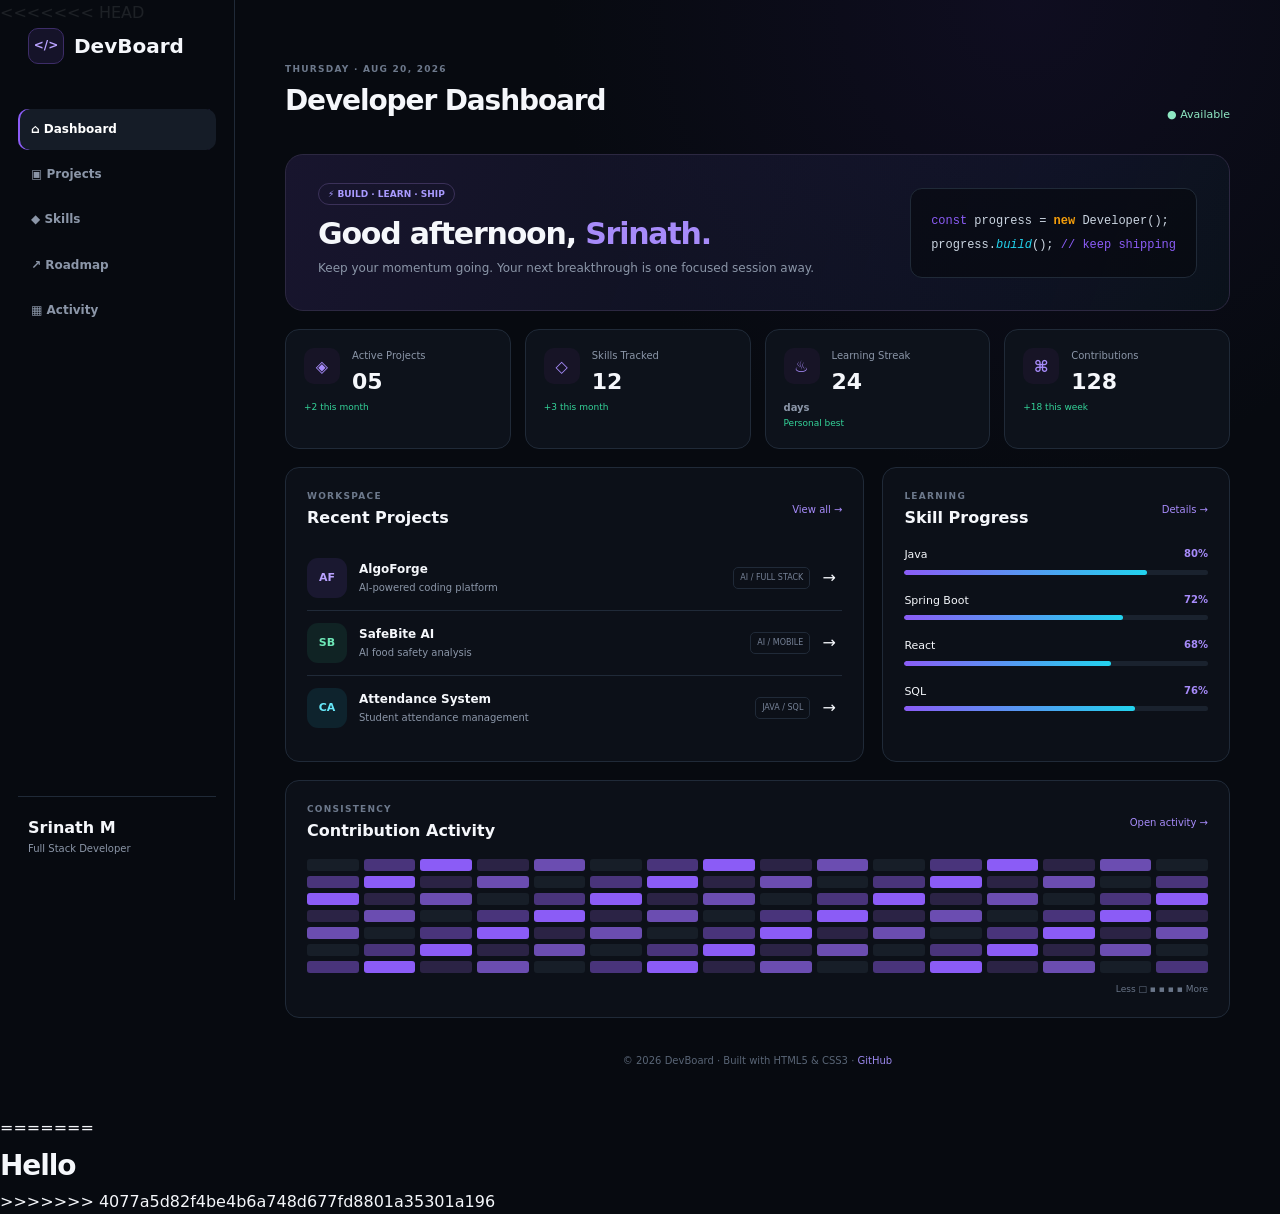
<file: index.html>
<<<<<<< HEAD
<!doctype html><html lang="en"><head><meta charset="utf-8"><meta name="viewport" content="width=device-width,initial-scale=1"><meta name="description" content="DevBoard developer productivity dashboard"><title>DevBoard | Dashboard</title><link rel="stylesheet" href="css/style.css"></head><body>
<div class="app"><aside><a class="brand" href="index.html"><b>&lt;/&gt;</b> DevBoard</a><nav><a class="active" href="index.html">⌂ Dashboard</a><a href="projects.html">▣ Projects</a><a href="skills.html">◆ Skills</a><a href="roadmap.html">↗ Roadmap</a><a href="activity.html">▦ Activity</a></nav><div class="profile"><strong>Srinath M</strong><small>Full Stack Developer</small></div></aside>
<main><header><div><small>THURSDAY · AUG 20, 2026</small><h1>Developer Dashboard</h1></div><span class="available">● Available</span></header>
<section class="hero"><div><label>⚡ BUILD · LEARN · SHIP</label><h2>Good afternoon, <em>Srinath.</em></h2><p>Keep your momentum going. Your next breakthrough is one focused session away.</p></div><code><span>const</span> progress = <b>new</b> Developer();<br>progress.<i>build</i>(); <span>// keep shipping</span></code></section>
<section class="stats"><article><b>◈</b><small>Active Projects</small><strong>05</strong><i>+2 this month</i></article><article><b>◇</b><small>Skills Tracked</small><strong>12</strong><i>+3 this month</i></article><article><b>♨</b><small>Learning Streak</small><strong>24 <small>days</small></strong><i>Personal best</i></article><article><b>⌘</b><small>Contributions</small><strong>128</strong><i>+18 this week</i></article></section>
<div class="grid"><section class="panel"><div class="head"><div><small>WORKSPACE</small><h3>Recent Projects</h3></div><a href="projects.html">View all →</a></div><a class="row" href="projects.html"><strong class="logo purple">AF</strong><span><b>AlgoForge</b><small>AI-powered coding platform</small></span><label>AI / FULL STACK</label>→</a><a class="row" href="projects.html"><strong class="logo green">SB</strong><span><b>SafeBite AI</b><small>AI food safety analysis</small></span><label>AI / MOBILE</label>→</a><a class="row" href="projects.html"><strong class="logo blue">CA</strong><span><b>Attendance System</b><small>Student attendance management</small></span><label>JAVA / SQL</label>→</a></section>
<section class="panel"><div class="head"><div><small>LEARNING</small><h3>Skill Progress</h3></div><a href="skills.html">Details →</a></div><div class="bar"><span>Java <b>80%</b></span><i><em style="width:80%"></em></i></div><div class="bar"><span>Spring Boot <b>72%</b></span><i><em style="width:72%"></em></i></div><div class="bar"><span>React <b>68%</b></span><i><em style="width:68%"></em></i></div><div class="bar"><span>SQL <b>76%</b></span><i><em style="width:76%"></em></i></div></section></div>
<section class="panel"><div class="head"><div><small>CONSISTENCY</small><h3>Contribution Activity</h3></div><a href="activity.html">Open activity →</a></div><div class="heat"><i class="l0"></i><i class="l2"></i><i class="l4"></i><i class="l1"></i><i class="l3"></i><i class="l0"></i><i class="l2"></i><i class="l4"></i><i class="l1"></i><i class="l3"></i><i class="l0"></i><i class="l2"></i><i class="l4"></i><i class="l1"></i><i class="l3"></i><i class="l0"></i><i class="l2"></i><i class="l4"></i><i class="l1"></i><i class="l3"></i><i class="l0"></i><i class="l2"></i><i class="l4"></i><i class="l1"></i><i class="l3"></i><i class="l0"></i><i class="l2"></i><i class="l4"></i><i class="l1"></i><i class="l3"></i><i class="l0"></i><i class="l2"></i><i class="l4"></i><i class="l1"></i><i class="l3"></i><i class="l0"></i><i class="l2"></i><i class="l4"></i><i class="l1"></i><i class="l3"></i><i class="l0"></i><i class="l2"></i><i class="l4"></i><i class="l1"></i><i class="l3"></i><i class="l0"></i><i class="l2"></i><i class="l4"></i><i class="l1"></i><i class="l3"></i><i class="l0"></i><i class="l2"></i><i class="l4"></i><i class="l1"></i><i class="l3"></i><i class="l0"></i><i class="l2"></i><i class="l4"></i><i class="l1"></i><i class="l3"></i><i class="l0"></i><i class="l2"></i><i class="l4"></i><i class="l1"></i><i class="l3"></i><i class="l0"></i><i class="l2"></i><i class="l4"></i><i class="l1"></i><i class="l3"></i><i class="l0"></i><i class="l2"></i><i class="l4"></i><i class="l1"></i><i class="l3"></i><i class="l0"></i><i class="l2"></i><i class="l4"></i><i class="l1"></i><i class="l3"></i><i class="l0"></i><i class="l2"></i><i class="l4"></i><i class="l1"></i><i class="l3"></i><i class="l0"></i><i class="l2"></i><i class="l4"></i><i class="l1"></i><i class="l3"></i><i class="l0"></i><i class="l2"></i><i class="l4"></i><i class="l1"></i><i class="l3"></i><i class="l0"></i><i class="l2"></i><i class="l4"></i><i class="l1"></i><i class="l3"></i><i class="l0"></i><i class="l2"></i><i class="l4"></i><i class="l1"></i><i class="l3"></i><i class="l0"></i><i class="l2"></i><i class="l4"></i><i class="l1"></i><i class="l3"></i><i class="l0"></i><i class="l2"></i></div><div class="legend">Less □ ▪ ▪ ▪ ▪ More</div></section>
<footer>© 2026 DevBoard · Built with HTML5 & CSS3 · <a href="https://github.com/Srinath2786">GitHub</a></footer></main></div></body></html>
=======
<!DOCTYPE html>
<html lang="en">
<head>
    <meta charset="UTF-8">
    <meta name="viewport" content="width=device-width, initial-scale=1.0">
    <title>Document</title>
</head>
<body>
    <h1>Hello</h1>
</body>
</html>
>>>>>>> 4077a5d82f4be4b6a748d677fd8801a35301a196
</file>
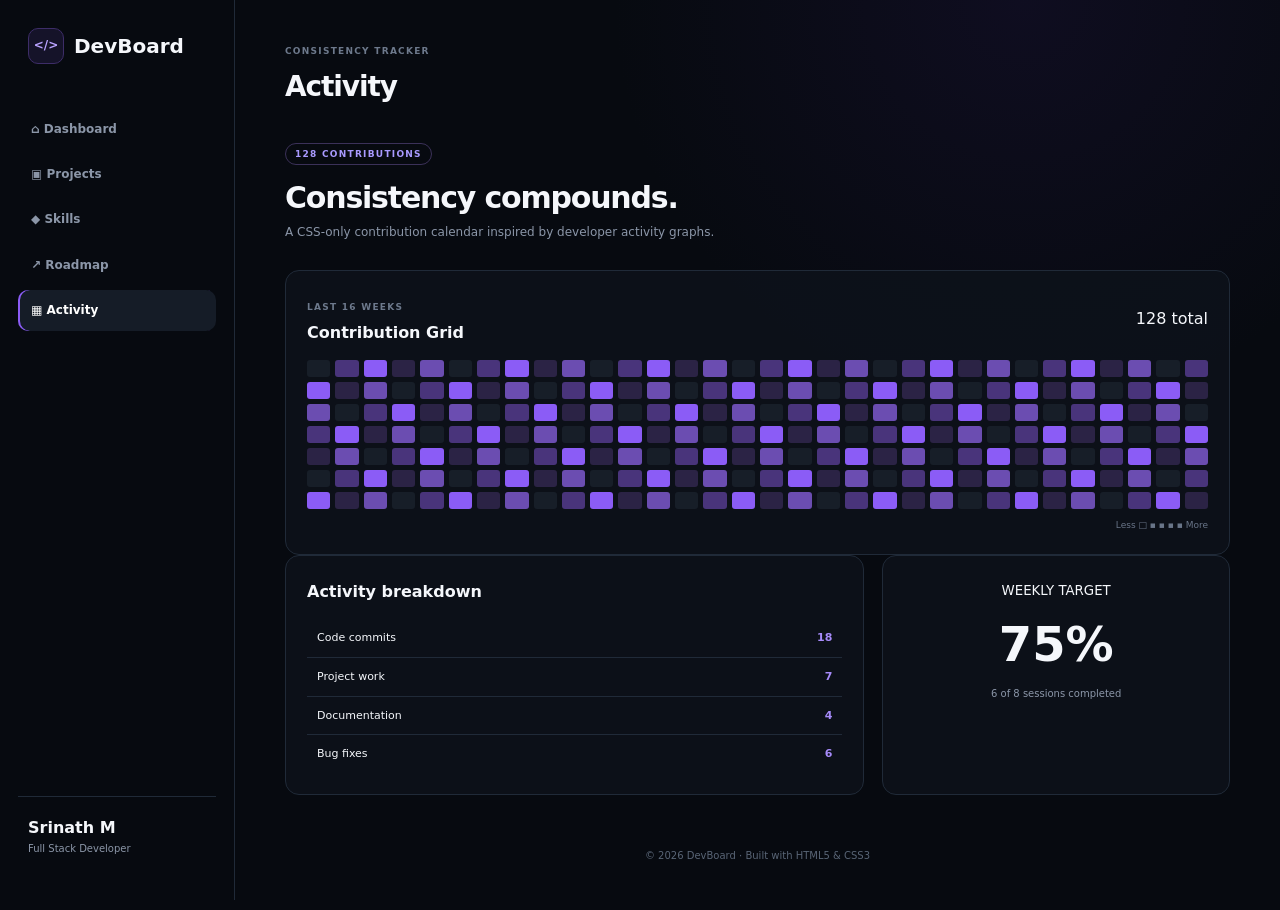
<file: activity.html>
<!doctype html><html lang="en"><head><meta charset="utf-8"><meta name="viewport" content="width=device-width,initial-scale=1"><title>DevBoard | Activity</title><link rel="stylesheet" href="css/style.css"></head><body><div class="app"><aside><a class="brand" href="index.html"><b>&lt;/&gt;</b> DevBoard</a><nav><a href="index.html">⌂ Dashboard</a><a href="projects.html">▣ Projects</a><a href="skills.html">◆ Skills</a><a href="roadmap.html">↗ Roadmap</a><a class="active" href="activity.html">▦ Activity</a></nav><div class="profile"><strong>Srinath M</strong><small>Full Stack Developer</small></div></aside><main><header><div><small>CONSISTENCY TRACKER</small><h1>Activity</h1></div></header><section class="intro"><label>128 CONTRIBUTIONS</label><h2>Consistency compounds.</h2><p>A CSS-only contribution calendar inspired by developer activity graphs.</p></section><section class="panel"><div class="head"><div><small>LAST 16 WEEKS</small><h3>Contribution Grid</h3></div><span>128 total</span></div><div class="heat big"><i class="l0"></i><i class="l2"></i><i class="l4"></i><i class="l1"></i><i class="l3"></i><i class="l0"></i><i class="l2"></i><i class="l4"></i><i class="l1"></i><i class="l3"></i><i class="l0"></i><i class="l2"></i><i class="l4"></i><i class="l1"></i><i class="l3"></i><i class="l0"></i><i class="l2"></i><i class="l4"></i><i class="l1"></i><i class="l3"></i><i class="l0"></i><i class="l2"></i><i class="l4"></i><i class="l1"></i><i class="l3"></i><i class="l0"></i><i class="l2"></i><i class="l4"></i><i class="l1"></i><i class="l3"></i><i class="l0"></i><i class="l2"></i><i class="l4"></i><i class="l1"></i><i class="l3"></i><i class="l0"></i><i class="l2"></i><i class="l4"></i><i class="l1"></i><i class="l3"></i><i class="l0"></i><i class="l2"></i><i class="l4"></i><i class="l1"></i><i class="l3"></i><i class="l0"></i><i class="l2"></i><i class="l4"></i><i class="l1"></i><i class="l3"></i><i class="l0"></i><i class="l2"></i><i class="l4"></i><i class="l1"></i><i class="l3"></i><i class="l0"></i><i class="l2"></i><i class="l4"></i><i class="l1"></i><i class="l3"></i><i class="l0"></i><i class="l2"></i><i class="l4"></i><i class="l1"></i><i class="l3"></i><i class="l0"></i><i class="l2"></i><i class="l4"></i><i class="l1"></i><i class="l3"></i><i class="l0"></i><i class="l2"></i><i class="l4"></i><i class="l1"></i><i class="l3"></i><i class="l0"></i><i class="l2"></i><i class="l4"></i><i class="l1"></i><i class="l3"></i><i class="l0"></i><i class="l2"></i><i class="l4"></i><i class="l1"></i><i class="l3"></i><i class="l0"></i><i class="l2"></i><i class="l4"></i><i class="l1"></i><i class="l3"></i><i class="l0"></i><i class="l2"></i><i class="l4"></i><i class="l1"></i><i class="l3"></i><i class="l0"></i><i class="l2"></i><i class="l4"></i><i class="l1"></i><i class="l3"></i><i class="l0"></i><i class="l2"></i><i class="l4"></i><i class="l1"></i><i class="l3"></i><i class="l0"></i><i class="l2"></i><i class="l4"></i><i class="l1"></i><i class="l3"></i><i class="l0"></i><i class="l2"></i><i class="l4"></i><i class="l1"></i><i class="l3"></i><i class="l0"></i><i class="l2"></i><i class="l4"></i><i class="l1"></i><i class="l3"></i><i class="l0"></i><i class="l2"></i><i class="l4"></i><i class="l1"></i><i class="l3"></i><i class="l0"></i><i class="l2"></i><i class="l4"></i><i class="l1"></i><i class="l3"></i><i class="l0"></i><i class="l2"></i><i class="l4"></i><i class="l1"></i><i class="l3"></i><i class="l0"></i><i class="l2"></i><i class="l4"></i><i class="l1"></i><i class="l3"></i><i class="l0"></i><i class="l2"></i><i class="l4"></i><i class="l1"></i><i class="l3"></i><i class="l0"></i><i class="l2"></i><i class="l4"></i><i class="l1"></i><i class="l3"></i><i class="l0"></i><i class="l2"></i><i class="l4"></i><i class="l1"></i><i class="l3"></i><i class="l0"></i><i class="l2"></i><i class="l4"></i><i class="l1"></i><i class="l3"></i><i class="l0"></i><i class="l2"></i><i class="l4"></i><i class="l1"></i><i class="l3"></i><i class="l0"></i><i class="l2"></i><i class="l4"></i><i class="l1"></i><i class="l3"></i><i class="l0"></i><i class="l2"></i><i class="l4"></i><i class="l1"></i><i class="l3"></i><i class="l0"></i><i class="l2"></i><i class="l4"></i><i class="l1"></i><i class="l3"></i><i class="l0"></i><i class="l2"></i><i class="l4"></i><i class="l1"></i><i class="l3"></i><i class="l0"></i><i class="l2"></i><i class="l4"></i><i class="l1"></i><i class="l3"></i><i class="l0"></i><i class="l2"></i><i class="l4"></i><i class="l1"></i><i class="l3"></i><i class="l0"></i><i class="l2"></i><i class="l4"></i><i class="l1"></i><i class="l3"></i><i class="l0"></i><i class="l2"></i><i class="l4"></i><i class="l1"></i><i class="l3"></i><i class="l0"></i><i class="l2"></i><i class="l4"></i><i class="l1"></i><i class="l3"></i><i class="l0"></i><i class="l2"></i><i class="l4"></i><i class="l1"></i><i class="l3"></i><i class="l0"></i><i class="l2"></i><i class="l4"></i><i class="l1"></i><i class="l3"></i><i class="l0"></i><i class="l2"></i><i class="l4"></i><i class="l1"></i></div><div class="legend">Less □ ▪ ▪ ▪ ▪ More</div></section><div class="grid"><section class="panel"><div class="head"><h3>Activity breakdown</h3></div><div class="break"><p>Code commits <b>18</b></p><p>Project work <b>7</b></p><p>Documentation <b>4</b></p><p>Bug fixes <b>6</b></p></div></section><section class="panel center"><small>WEEKLY TARGET</small><strong class="target">75%</strong><p>6 of 8 sessions completed</p></section></div><footer>© 2026 DevBoard · Built with HTML5 & CSS3</footer></main></div></body></html>
</file>
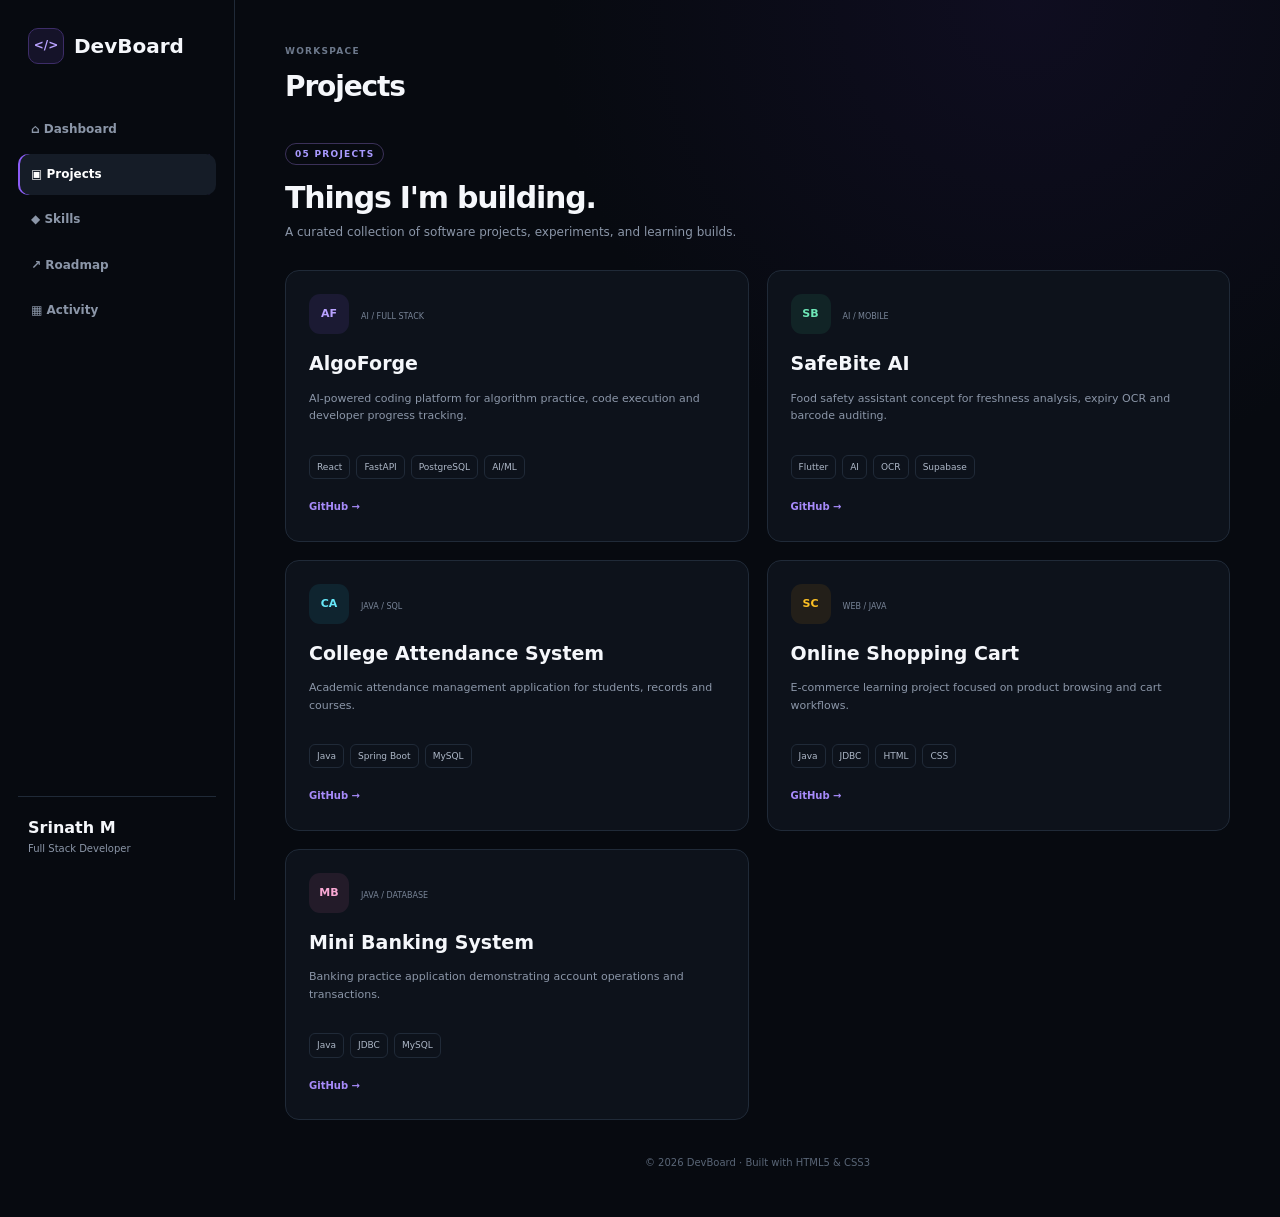
<file: projects.html>
<!doctype html><html lang="en"><head><meta charset="utf-8"><meta name="viewport" content="width=device-width,initial-scale=1"><title>DevBoard | Projects</title><link rel="stylesheet" href="css/style.css"></head><body><div class="app"><aside><a class="brand" href="index.html"><b>&lt;/&gt;</b> DevBoard</a><nav><a href="index.html">⌂ Dashboard</a><a class="active" href="projects.html">▣ Projects</a><a href="skills.html">◆ Skills</a><a href="roadmap.html">↗ Roadmap</a><a href="activity.html">▦ Activity</a></nav><div class="profile"><strong>Srinath M</strong><small>Full Stack Developer</small></div></aside><main><header><div><small>WORKSPACE</small><h1>Projects</h1></div></header><section class="intro"><label>05 PROJECTS</label><h2>Things I'm building.</h2><p>A curated collection of software projects, experiments, and learning builds.</p></section><div class="cards"><article><div class="logo purple">AF</div><small>AI / FULL STACK</small><h3>AlgoForge</h3><p>AI-powered coding platform for algorithm practice, code execution and developer progress tracking.</p><div class="chips"><span>React</span><span>FastAPI</span><span>PostgreSQL</span><span>AI/ML</span></div><a href="https://github.com/Srinath2786">GitHub →</a></article><article><div class="logo green">SB</div><small>AI / MOBILE</small><h3>SafeBite AI</h3><p>Food safety assistant concept for freshness analysis, expiry OCR and barcode auditing.</p><div class="chips"><span>Flutter</span><span>AI</span><span>OCR</span><span>Supabase</span></div><a href="https://github.com/Srinath2786">GitHub →</a></article><article><div class="logo blue">CA</div><small>JAVA / SQL</small><h3>College Attendance System</h3><p>Academic attendance management application for students, records and courses.</p><div class="chips"><span>Java</span><span>Spring Boot</span><span>MySQL</span></div><a href="https://github.com/Srinath2786">GitHub →</a></article><article><div class="logo orange">SC</div><small>WEB / JAVA</small><h3>Online Shopping Cart</h3><p>E-commerce learning project focused on product browsing and cart workflows.</p><div class="chips"><span>Java</span><span>JDBC</span><span>HTML</span><span>CSS</span></div><a href="https://github.com/Srinath2786">GitHub →</a></article><article><div class="logo pink">MB</div><small>JAVA / DATABASE</small><h3>Mini Banking System</h3><p>Banking practice application demonstrating account operations and transactions.</p><div class="chips"><span>Java</span><span>JDBC</span><span>MySQL</span></div><a href="https://github.com/Srinath2786">GitHub →</a></article></div><footer>© 2026 DevBoard · Built with HTML5 & CSS3</footer></main></div></body></html>
</file>
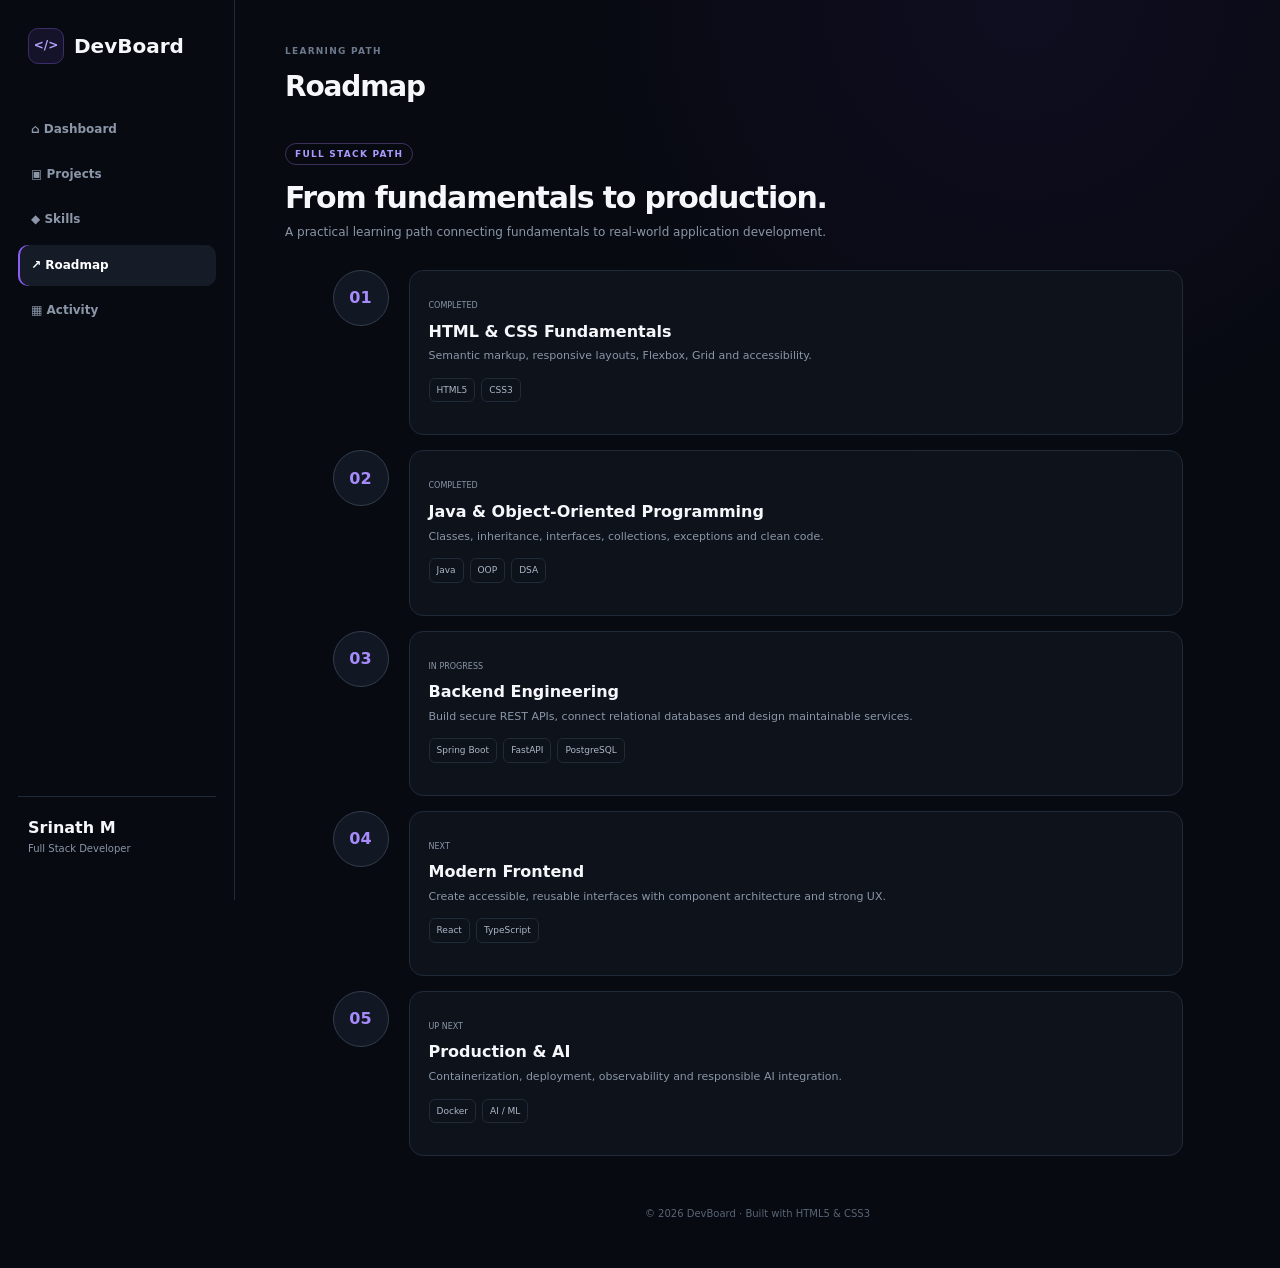
<file: roadmap.html>
<!doctype html><html lang="en"><head><meta charset="utf-8"><meta name="viewport" content="width=device-width,initial-scale=1"><title>DevBoard | Roadmap</title><link rel="stylesheet" href="css/style.css"></head><body><div class="app"><aside><a class="brand" href="index.html"><b>&lt;/&gt;</b> DevBoard</a><nav><a href="index.html">⌂ Dashboard</a><a href="projects.html">▣ Projects</a><a href="skills.html">◆ Skills</a><a class="active" href="roadmap.html">↗ Roadmap</a><a href="activity.html">▦ Activity</a></nav><div class="profile"><strong>Srinath M</strong><small>Full Stack Developer</small></div></aside><main><header><div><small>LEARNING PATH</small><h1>Roadmap</h1></div></header><section class="intro"><label>FULL STACK PATH</label><h2>From fundamentals to production.</h2><p>A practical learning path connecting fundamentals to real-world application development.</p></section><div class="road"><article><b>01</b><div><small>COMPLETED</small><h3>HTML & CSS Fundamentals</h3><p>Semantic markup, responsive layouts, Flexbox, Grid and accessibility.</p><div class="chips"><span>HTML5</span><span>CSS3</span></div></div></article><article><b>02</b><div><small>COMPLETED</small><h3>Java & Object-Oriented Programming</h3><p>Classes, inheritance, interfaces, collections, exceptions and clean code.</p><div class="chips"><span>Java</span><span>OOP</span><span>DSA</span></div></div></article><article><b>03</b><div><small>IN PROGRESS</small><h3>Backend Engineering</h3><p>Build secure REST APIs, connect relational databases and design maintainable services.</p><div class="chips"><span>Spring Boot</span><span>FastAPI</span><span>PostgreSQL</span></div></div></article><article><b>04</b><div><small>NEXT</small><h3>Modern Frontend</h3><p>Create accessible, reusable interfaces with component architecture and strong UX.</p><div class="chips"><span>React</span><span>TypeScript</span></div></div></article><article><b>05</b><div><small>UP NEXT</small><h3>Production & AI</h3><p>Containerization, deployment, observability and responsible AI integration.</p><div class="chips"><span>Docker</span><span>AI / ML</span></div></div></article></div><footer>© 2026 DevBoard · Built with HTML5 & CSS3</footer></main></div></body></html>
</file>
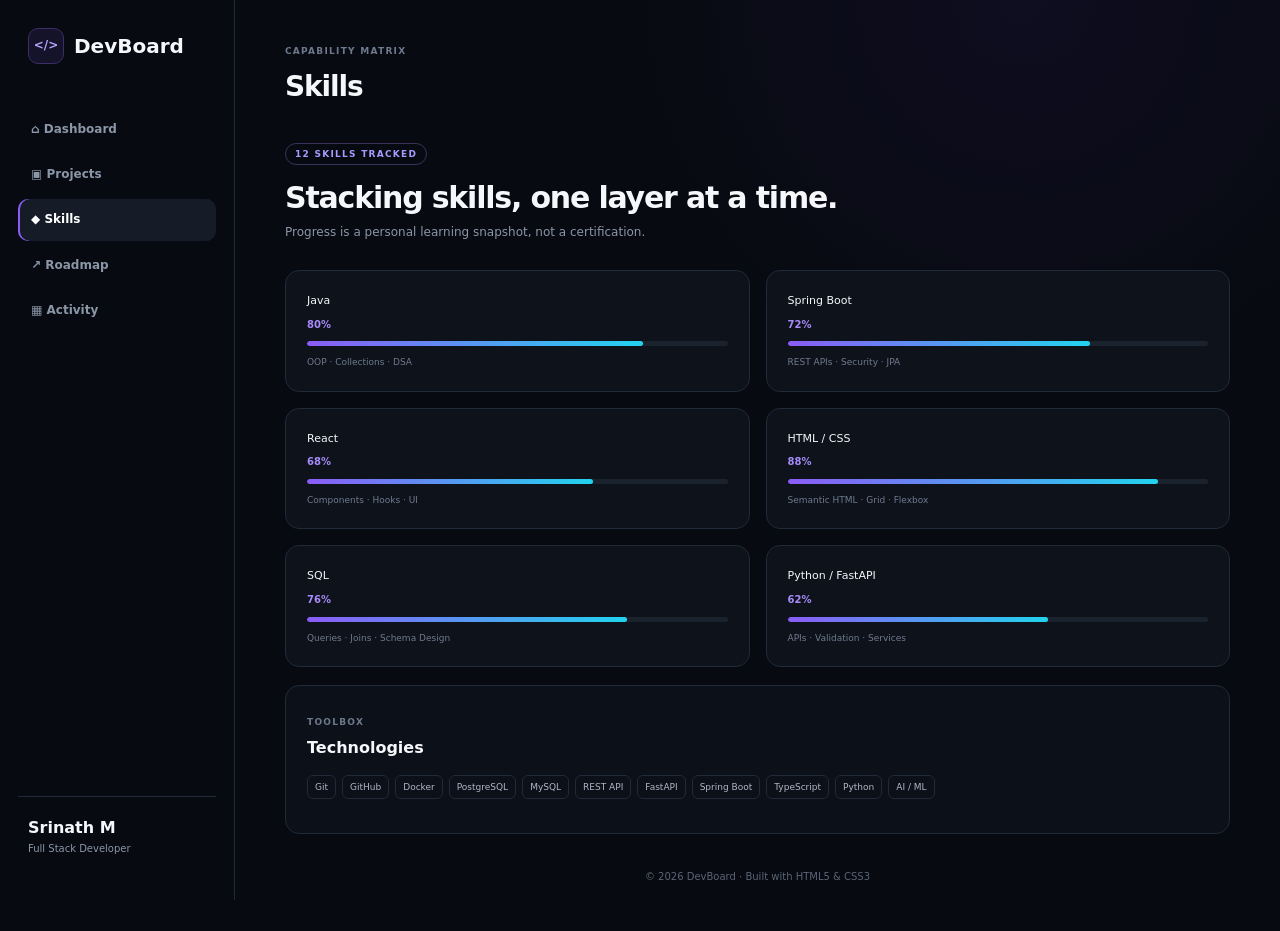
<file: skills.html>
<!doctype html><html lang="en"><head><meta charset="utf-8"><meta name="viewport" content="width=device-width,initial-scale=1"><title>DevBoard | Skills</title><link rel="stylesheet" href="css/style.css"></head><body><div class="app"><aside><a class="brand" href="index.html"><b>&lt;/&gt;</b> DevBoard</a><nav><a href="index.html">⌂ Dashboard</a><a href="projects.html">▣ Projects</a><a class="active" href="skills.html">◆ Skills</a><a href="roadmap.html">↗ Roadmap</a><a href="activity.html">▦ Activity</a></nav><div class="profile"><strong>Srinath M</strong><small>Full Stack Developer</small></div></aside><main><header><div><small>CAPABILITY MATRIX</small><h1>Skills</h1></div></header><section class="intro"><label>12 SKILLS TRACKED</label><h2>Stacking skills, one layer at a time.</h2><p>Progress is a personal learning snapshot, not a certification.</p></section><div class="skills"><article><span>Java</span><b>80%</b><i><em style="width:80%"></em></i><small>OOP · Collections · DSA</small></article><article><span>Spring Boot</span><b>72%</b><i><em style="width:72%"></em></i><small>REST APIs · Security · JPA</small></article><article><span>React</span><b>68%</b><i><em style="width:68%"></em></i><small>Components · Hooks · UI</small></article><article><span>HTML / CSS</span><b>88%</b><i><em style="width:88%"></em></i><small>Semantic HTML · Grid · Flexbox</small></article><article><span>SQL</span><b>76%</b><i><em style="width:76%"></em></i><small>Queries · Joins · Schema Design</small></article><article><span>Python / FastAPI</span><b>62%</b><i><em style="width:62%"></em></i><small>APIs · Validation · Services</small></article></div><section class="panel"><div class="head"><div><small>TOOLBOX</small><h3>Technologies</h3></div></div><div class="chips"><span>Git</span><span>GitHub</span><span>Docker</span><span>PostgreSQL</span><span>MySQL</span><span>REST API</span><span>FastAPI</span><span>Spring Boot</span><span>TypeScript</span><span>Python</span><span>AI / ML</span></div></section><footer>© 2026 DevBoard · Built with HTML5 & CSS3</footer></main></div></body></html>
</file>
<file: css/style.css>
*{box-sizing:border-box} :root{--bg:#070a10;--surface:#0d121b;--border:#202a38;--text:#f5f7fb;--muted:#8b96a8;--purple:#8b5cf6;--cyan:#22d3ee;--green:#34d399}body{margin:0;background:radial-gradient(circle at 80% 0%,#25164d44,transparent 30%),var(--bg);color:var(--text);font-family:Inter,system-ui,sans-serif;line-height:1.6}a{color:inherit;text-decoration:none}.app{min-height:100vh;display:flex}aside{width:235px;position:fixed;inset:0 auto 0 0;padding:28px 18px;background:#080b11e8;border-right:1px solid var(--border);z-index:5}.brand{display:flex;gap:10px;align-items:center;font-size:20px;font-weight:800;margin:0 10px 45px}.brand b{display:grid;place-items:center;width:36px;height:36px;border-radius:10px;color:#b9a2ff;background:#8b5cf61c;border:1px solid #3d2d68;font-size:12px}nav a{display:block;padding:11px 13px;margin:4px 0;border-radius:10px;color:var(--muted);font-size:12px;font-weight:600}nav a:hover,nav a.active{color:#fff;background:#151c27;box-shadow:inset 2px 0 var(--purple)}.profile{position:absolute;bottom:25px;border-top:1px solid var(--border);padding:18px 10px;width:calc(100% - 36px)}.profile strong,.profile small{display:block}.profile small{color:var(--muted);font-size:10px}main{margin-left:235px;width:calc(100% - 235px);max-width:1450px;padding:36px 50px}header{display:flex;justify-content:space-between;align-items:flex-end;margin-bottom:30px}header small,.intro label,.head small{font-size:9px;letter-spacing:.14em;color:#6d798c;font-weight:800}h1{font-size:28px;margin:3px 0 0;letter-spacing:-.04em}.available{color:#8ee8c3;font-size:11px}.hero{display:flex;justify-content:space-between;align-items:center;padding:32px;border:1px solid #2c2841;border-radius:18px;background:linear-gradient(110deg,#8b5cf621,#22d3ee08);margin-bottom:18px}.hero label,.intro label{padding:5px 9px;border:1px solid #3b3159;border-radius:99px;color:#a99aff;font-size:9px;font-weight:800}.hero h2,.intro h2{font-size:30px;line-height:1.2;margin:15px 0 7px;letter-spacing:-.04em}.hero em{color:#a78bfa;font-style:normal}.hero p,.intro p{color:var(--muted);font-size:12px;max-width:650px;margin:0}.hero code{padding:20px;background:#05080d99;border:1px solid var(--border);border-radius:12px;color:#cbd5e1;line-height:2;font-size:12px}.hero code span{color:#8b5cf6}.hero code i{color:#22d3ee}.hero code b{color:#f59e0b}.stats{display:grid;grid-template-columns:repeat(4,1fr);gap:14px;margin-bottom:18px}.stats article{padding:18px;border:1px solid var(--border);background:var(--surface);border-radius:14px}.stats article>b{float:left;margin-right:12px;width:36px;height:36px;display:grid;place-items:center;background:#171426;color:#a78bfa;border-radius:10px}.stats small,.stats strong,.stats i{display:block}.stats small{color:var(--muted);font-size:10px}.stats strong{font-size:22px}.stats i{font-style:normal;color:var(--green);font-size:9px}.grid{display:grid;grid-template-columns:1.25fr .75fr;gap:18px;margin-bottom:18px}.panel{padding:21px;border:1px solid var(--border);background:#0d121bd9;border-radius:14px}.head{display:flex;justify-content:space-between;align-items:center;margin-bottom:15px}.head h3{margin:2px 0 0;font-size:16px}.head a{font-size:10px;color:#a78bfa}.row{display:grid;grid-template-columns:40px 1fr auto 20px;gap:12px;align-items:center;border-top:1px solid var(--border);padding:12px 0}.row:first-of-type{border-top:0}.row b,.row small{display:block}.row b{font-size:12px}.row small{font-size:10px;color:var(--muted)}.row label{font-size:8px;color:#758196;border:1px solid var(--border);padding:4px 6px;border-radius:5px}.logo{display:grid;place-items:center;width:40px;height:40px;border-radius:11px;font-size:11px;font-weight:800}.purple{background:#8b5cf61c;color:#b9a2ff}.green{background:#34d39918;color:#6ee7b7}.blue{background:#22d3ee18;color:#67e8f9}.orange{background:#f59e0b18;color:#fbbf24}.pink{background:#f472b618;color:#f9a8d4}.bar{margin:0 0 17px}.bar>span,.skills article>span{display:flex;justify-content:space-between;font-size:11px}.bar b,.skills article>b{color:#a78bfa;font-size:10px}.bar i,.skills article>i{display:block;height:5px;background:#1a222e;border-radius:99px;overflow:hidden;margin-top:6px}.bar em,.skills article i em{display:block;height:100%;background:linear-gradient(90deg,#8b5cf6,#22d3ee);border-radius:99px}.heat{display:grid;grid-template-columns:repeat(16,1fr);grid-auto-rows:12px;gap:5px}.heat i{border-radius:3px;background:#171e28}.heat i.l1{background:#2b2345}.heat i.l2{background:#49347b}.heat i.l3{background:#6b4db1}.heat i.l4{background:#8b5cf6}.legend{text-align:right;color:#697588;font-size:9px;margin-top:9px}.intro{margin-bottom:28px}.cards{display:grid;grid-template-columns:repeat(2,1fr);gap:18px}.cards article{padding:23px;border:1px solid var(--border);background:var(--surface);border-radius:14px}.cards article>.logo{display:inline-grid;margin-right:12px;vertical-align:middle}.cards article>small{color:#788497;font-size:8px}.cards h3{font-size:19px;margin:14px 0 5px}.cards p{color:var(--muted);font-size:11px;min-height:52px}.chips{display:flex;gap:6px;flex-wrap:wrap;margin:13px 0}.chips span{padding:4px 7px;border:1px solid var(--border);border-radius:6px;color:#aeb8c8;font-size:9px}.cards article>a{color:#a78bfa;font-size:10px;font-weight:700}.skills{display:grid;grid-template-columns:repeat(2,1fr);gap:16px;margin-bottom:18px}.skills article{padding:21px;border:1px solid var(--border);background:var(--surface);border-radius:14px}.skills article small{display:block;color:#6f7b8e;font-size:9px;margin-top:9px}.road{max-width:850px;margin:auto}.road article{display:grid;grid-template-columns:58px 1fr;gap:18px;margin-bottom:15px}.road article>b{width:56px;height:56px;border:1px solid #343d4c;border-radius:50%;display:grid;place-items:center;color:#a78bfa;background:#111824}.road article>div{padding:19px;border:1px solid var(--border);background:var(--surface);border-radius:14px}.road h3{margin:3px 0;font-size:16px}.road p{color:var(--muted);font-size:11px;margin:0}.road article small{font-size:8px;color:#8b96a8}.big{grid-template-columns:repeat(32,1fr);grid-auto-rows:17px}.break p{border-top:1px solid var(--border);padding:10px;margin:0;font-size:11px;display:flex;justify-content:space-between}.break p:first-child{border:0}.break b{color:#a78bfa}.center{text-align:center}.target{display:block;font-size:48px;line-height:1;margin:18px}.center p{font-size:10px;color:var(--muted)}footer{text-align:center;color:#596576;font-size:10px;padding:35px 0 10px}footer a{color:#9a87ec}@media(max-width:1000px){aside{width:205px}main{margin-left:205px;width:calc(100% - 205px);padding:28px}.stats{grid-template-columns:repeat(2,1fr)}.hero code{display:none}}@media(max-width:720px){.app{display:block}aside{position:static;width:100%;padding:15px;border-right:0;border-bottom:1px solid var(--border)}.brand{margin:0 0 14px}.profile{display:none}nav{display:grid;grid-template-columns:repeat(5,1fr)}nav a{text-align:center;font-size:8px;padding:8px 2px}main{margin:0;width:100%;padding:20px 15px}.hero{padding:22px}.hero h2,.intro h2{font-size:25px}.stats,.grid,.cards,.skills{grid-template-columns:1fr}.row{grid-template-columns:40px 1fr 18px}.row label{display:none}.heat{grid-template-columns:repeat(16,1fr);gap:3px}.road article{grid-template-columns:45px 1fr}.road article>b{width:45px;height:45px}.big{grid-template-columns:repeat(32,14px);overflow:auto}.big i{width:14px}header{margin-bottom:20px}}
</file>
